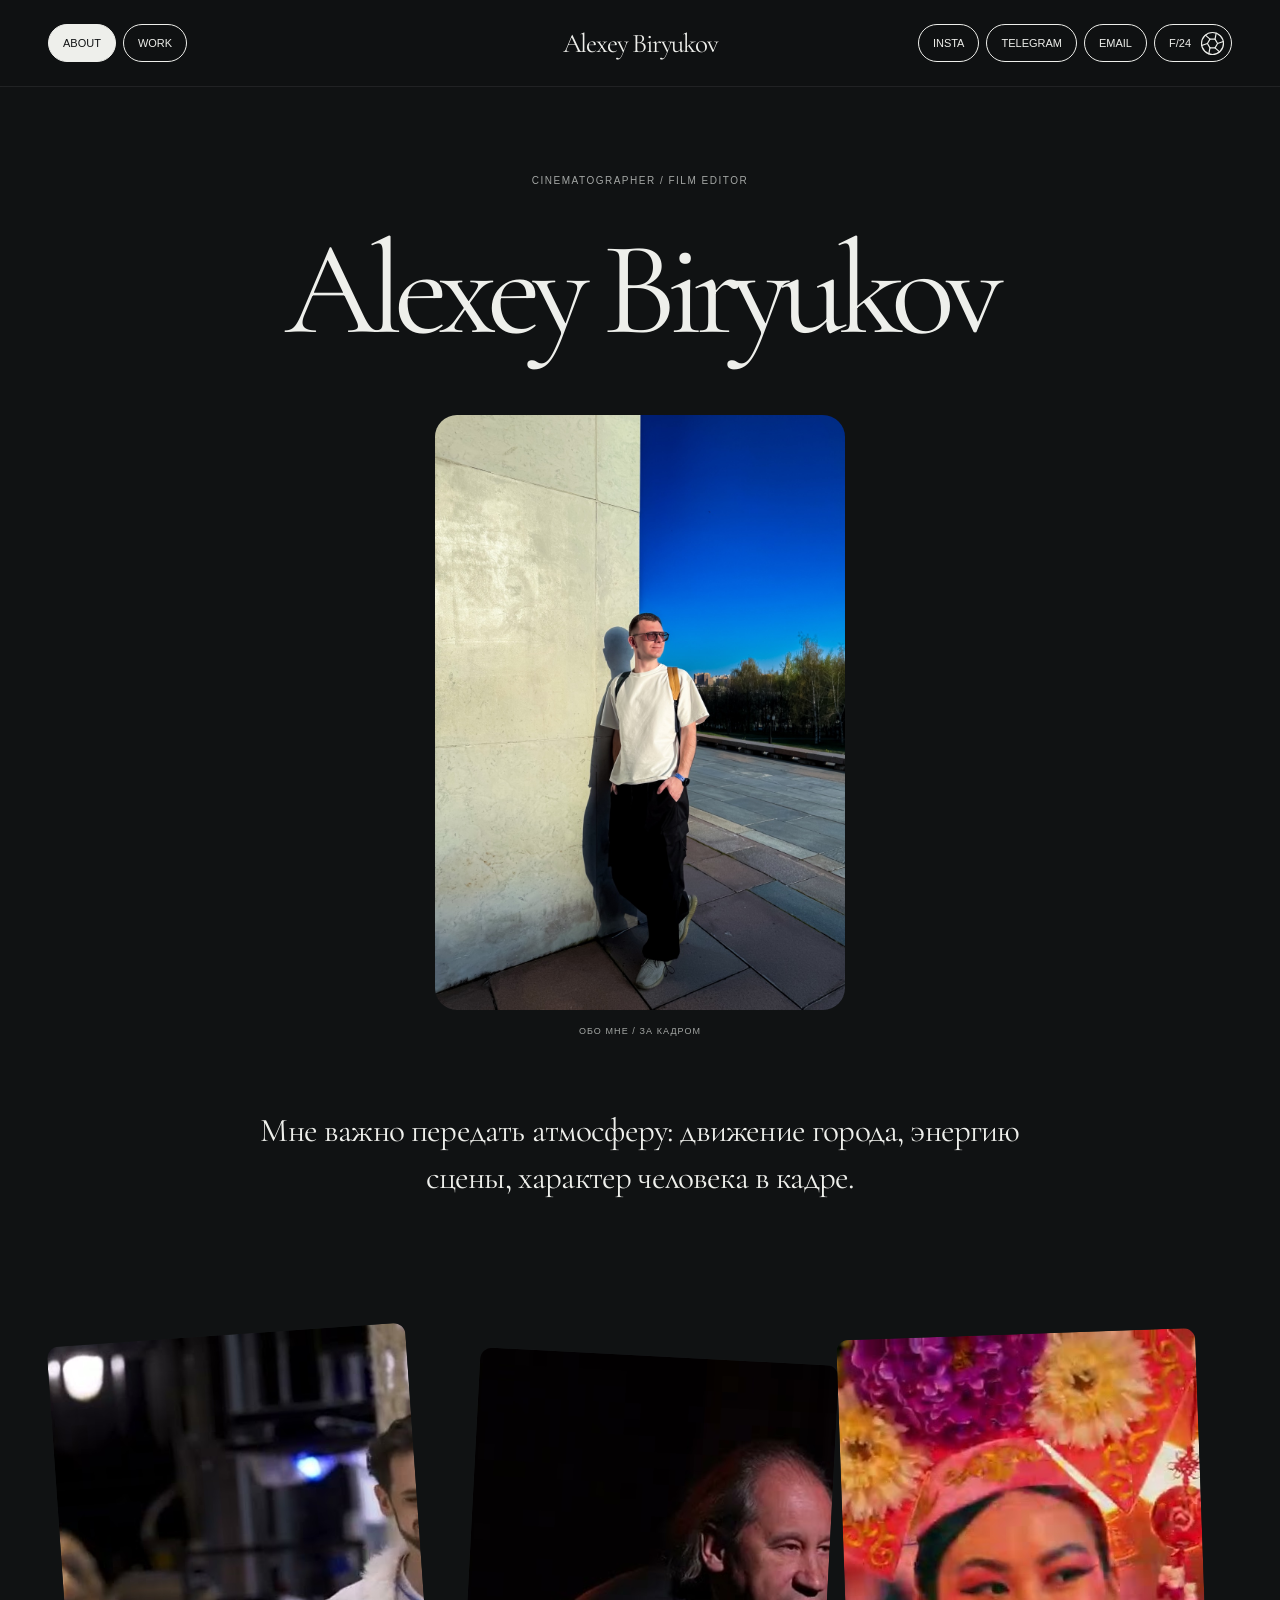
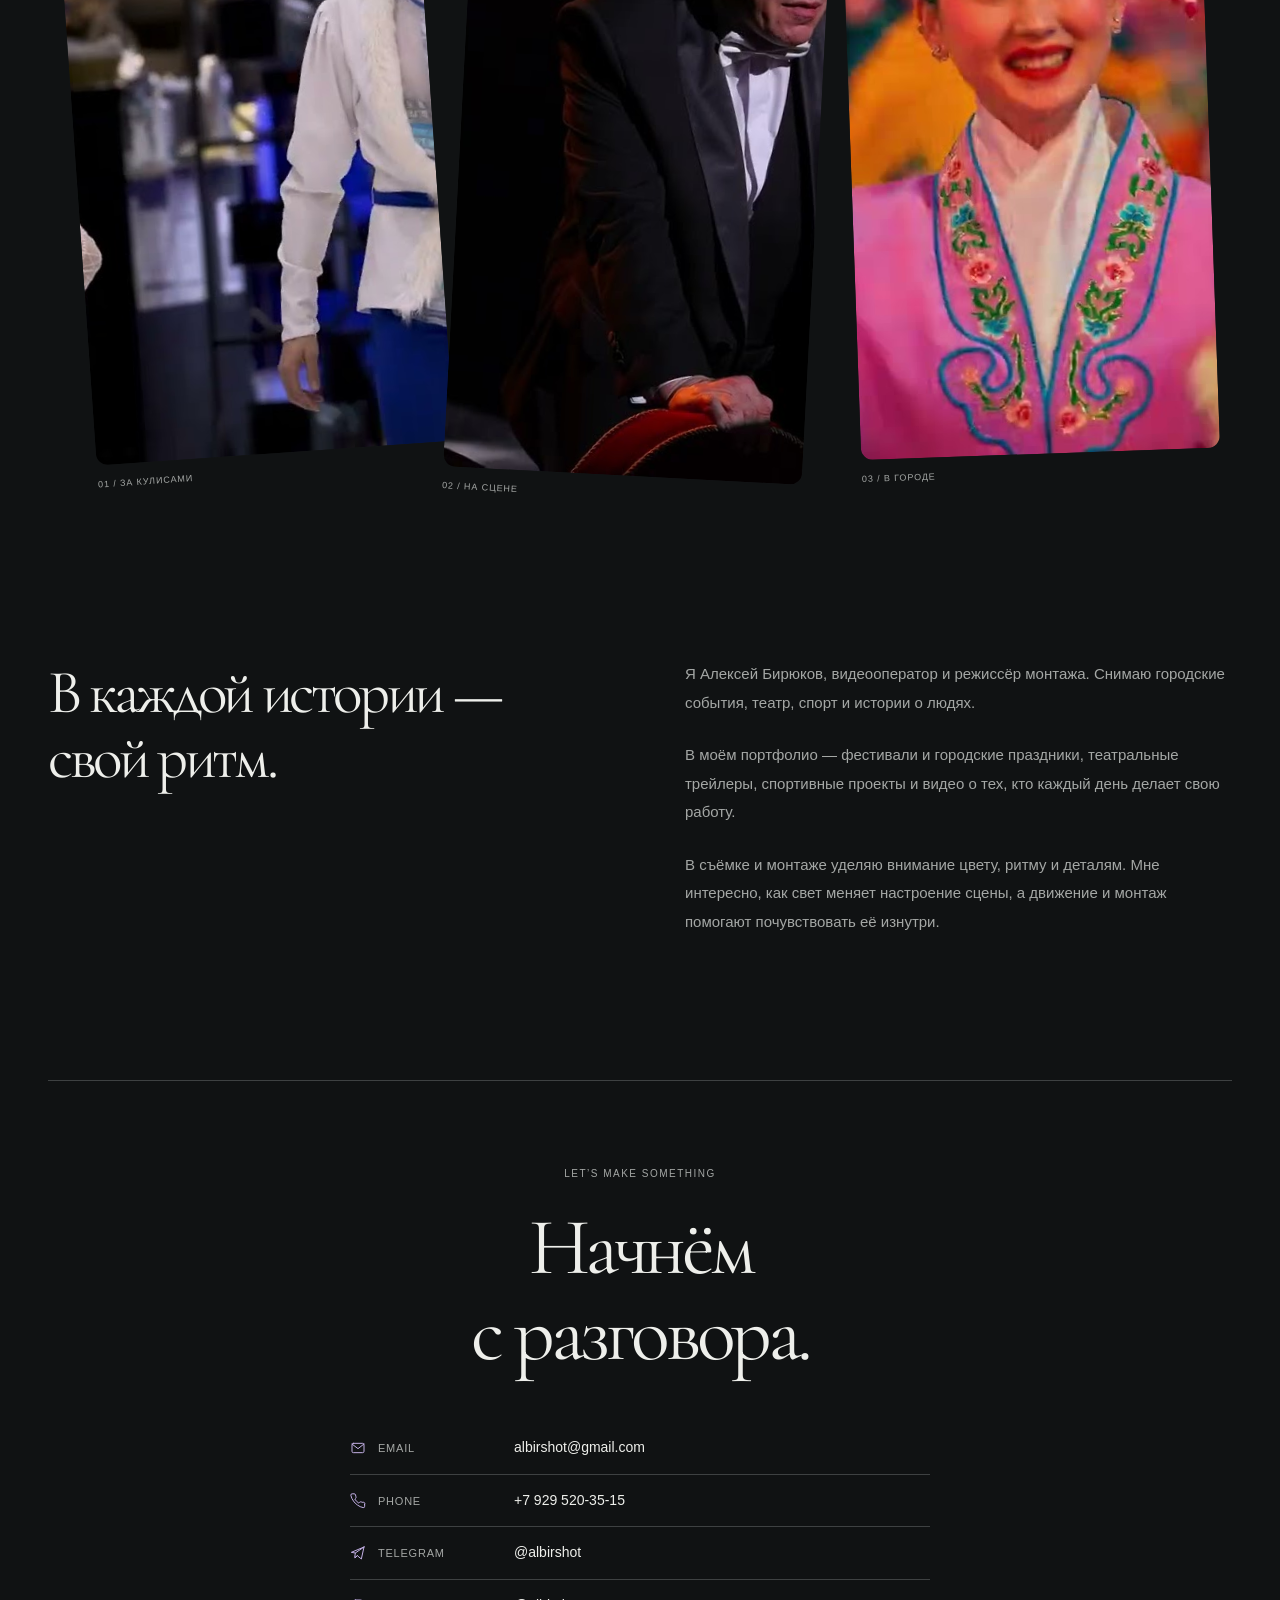
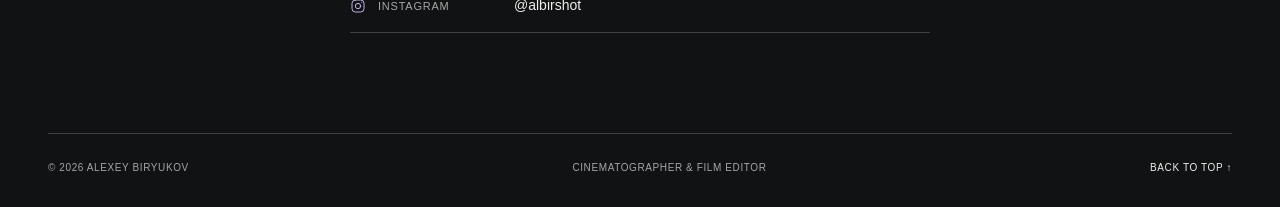
<file: portfolio/about.html>
<!doctype html>
<html lang="en">
<head>
  <meta charset="utf-8">
  <meta name="viewport" content="width=device-width, initial-scale=1">
  <meta name="theme-color" content="#101110">
  <meta name="description" content="Алексей Бирюков — видеооператор и режиссёр монтажа. Городские события, театр, спорт и истории о людях. Контакты для сотрудничества.">
  <title>Обо мне и контакты — Alexey Biryukov</title>
  <link rel="icon" href="assets/favicon.svg" type="image/svg+xml">
  <script src="theme.js?v=20261026-redesign-1"></script>
  <link rel="stylesheet" href="styles.css?v=20261027-sticky-1">
  <script src="script.js?v=20261027-clean-1" defer></script>
</head>
<body class="about-page" id="top">
  <a class="skip-link" href="#about">Skip to content</a>
  <header class="header-bar"><div class="site-header wrap">
    <nav class="page-nav" aria-label="Main navigation">
      <a class="pill" href="about.html" aria-current="page">ABOUT</a>
      <a class="pill" href="index.html#work">WORK</a>
    </nav>
    <a class="wordmark" href="index.html" aria-label="Alexey Biryukov — home">Alexey Biryukov</a>
    <nav class="header-actions" aria-label="Contact and appearance">
      <a class="pill" href="https://www.instagram.com/albirshot/" target="_blank" rel="noopener noreferrer">INSTA</a>
      <a class="pill" href="https://t.me/albirshot" target="_blank" rel="noopener noreferrer">TELEGRAM</a>
      <a class="pill" href="mailto:albirshot@gmail.com">EMAIL</a>
      <button class="pill theme-toggle" type="button" aria-label="Включить светлую тему" aria-pressed="false"><span class="theme-label">F/24</span><svg class="aperture-icon" viewBox="0 0 32 32" fill="none" aria-hidden="true"><circle cx="16" cy="16" r="13" stroke="currentColor" stroke-width="1.4"/><g stroke="currentColor" stroke-width="1.4" stroke-linecap="round" stroke-linejoin="round"><path d="M13 10.8h6l3 5.2-3 5.2h-6L10 16Z"/><path d="M13 10.8 7.6 6.1M19 10.8 20.4 3.8M22 16l6.8-2.3M19 21.2l5.4 4.7M13 21.2l-1.4 7M10 16l-6.8 2.3"/></g></svg></button>
    </nav>
  </div></header>
  <main id="about">
    <section class="about-hero wrap" aria-labelledby="about-title">
      <p class="eyebrow">CINEMATOGRAPHER / FILM EDITOR</p>
      <h1 id="about-title">Alexey Biryukov</h1>
      <figure class="about-portrait"><img src="assets/alexey-biryukov.jpg" alt="Алексей Бирюков" width="1102" height="1600" fetchpriority="high"><figcaption>ОБО МНЕ / ЗА КАДРОМ</figcaption></figure>
      <p class="about-lead" lang="ru">Мне важно передать атмосферу: движение города, энергию сцены, характер человека в кадре.</p>
    </section>
    <div class="frame-strip wrap" aria-label="Кадры из моих работ">
      <figure><img src="assets/hero-wHbSiN3iFlk.jpg" alt="Артисты балета за кулисами" width="1280" height="720" loading="lazy"><figcaption>01 / ЗА КУЛИСАМИ</figcaption></figure>
      <figure><img src="assets/hero-M7MMdFPBB64.jpg" alt="Сцена из театрального проекта" width="1280" height="720" loading="lazy"><figcaption>02 / НА СЦЕНЕ</figcaption></figure>
      <figure><img src="assets/hero-Ytj88xTCDbI.jpg" alt="Участница фестиваля Китайский Новый год" width="1280" height="720" loading="lazy"><figcaption>03 / В ГОРОДЕ</figcaption></figure>
    </div>
    <section class="about-story wrap" lang="ru" aria-labelledby="story-title"><h2 id="story-title">В каждой истории —<br><em>свой ритм.</em></h2><div><p>Я Алексей Бирюков, видеооператор и режиссёр монтажа. Снимаю городские события, театр, спорт и истории о людях.</p><p>В моём портфолио — фестивали и городские праздники, театральные трейлеры, спортивные проекты и видео о тех, кто каждый день делает свою работу.</p><p>В съёмке и монтаже уделяю внимание цвету, ритму и деталям. Мне интересно, как свет меняет настроение сцены, а движение и монтаж помогают почувствовать её изнутри.</p></div></section>
    <section class="about-contacts wrap" id="contacts" aria-labelledby="contact-title"><p class="eyebrow">LET’S MAKE SOMETHING</p><h2 id="contact-title" lang="ru">Начнём<br>с <em>разговора.</em></h2>
<address class="contact-list">
      <a href="mailto:albirshot@gmail.com"><span class="contact-label"><svg class="contact-icon" viewBox="0 0 24 24" fill="none" stroke="currentColor" stroke-width="1.5" stroke-linecap="round" stroke-linejoin="round" aria-hidden="true" focusable="false"><rect x="3" y="5" width="18" height="14" rx="2"/><path d="m3 6 9 7 9-7"/></svg>EMAIL</span><span class="contact-value">albirshot@gmail.com</span></a>
      <a href="tel:+79295203515"><span class="contact-label"><svg class="contact-icon" viewBox="0 0 24 24" fill="none" stroke="currentColor" stroke-width="1.5" stroke-linecap="round" stroke-linejoin="round" aria-hidden="true" focusable="false"><path d="M22 16.92v3a2 2 0 0 1-2.18 2A19.79 19.79 0 0 1 11.19 18a19.5 19.5 0 0 1-6-6 19.79 19.79 0 0 1-3.91-8.67A2 2 0 0 1 3.26 1.2h3a2 2 0 0 1 2 1.72c.12.96.36 1.9.7 2.8a2 2 0 0 1-.45 2.11L7.24 9.1a16 16 0 0 0 6 6l1.27-1.27a2 2 0 0 1 2.11-.45c.9.34 1.84.58 2.8.7A2 2 0 0 1 22 16.92Z"/></svg>PHONE</span><span class="contact-value">+7 929 520-35-15</span></a>
      <a href="https://t.me/albirshot" target="_blank" rel="noopener noreferrer"><span class="contact-label"><svg class="contact-icon" viewBox="0 0 24 24" fill="none" stroke="currentColor" stroke-width="1.5" stroke-linecap="round" stroke-linejoin="round" aria-hidden="true" focusable="false"><path d="m21 3-4 18-6-5-4 3 1-7L21 3Z"/><path d="m21 3-19 8 6 1m0 7 3-3"/></svg>TELEGRAM</span><span class="contact-value">@albirshot</span></a>
      <a href="https://www.instagram.com/albirshot/" target="_blank" rel="noopener noreferrer"><span class="contact-label"><svg class="contact-icon" viewBox="0 0 24 24" fill="none" stroke="currentColor" stroke-width="1.5" stroke-linecap="round" stroke-linejoin="round" aria-hidden="true" focusable="false"><rect x="3" y="3" width="18" height="18" rx="5"/><circle cx="12" cy="12" r="4"/><circle cx="17.5" cy="6.5" r=".8" fill="currentColor" stroke="none"/></svg>INSTAGRAM</span><span class="contact-value">@albirshot</span></a>
    </address>
    </section>
  </main>
  <footer class="site-footer wrap"><span>© <span id="year">2026</span> ALEXEY BIRYUKOV</span><span>CINEMATOGRAPHER & FILM EDITOR</span><a href="#top">BACK TO TOP ↑</a></footer>
</body>
</html>
</file>
<file: portfolio/styles.css>
@font-face{font-family:'Cormorant Garamond';font-weight:400;font-style:normal;font-display:swap;src:url('assets/cormorant-garamond-regular.ttf') format('truetype')}
:root{color-scheme:dark;--bg:#101213;--text:#eeefeb;--muted:#a4a7a5;--line:#3e4142;--accent:#c2afe4;--panel:#17191a;--serif:'Cormorant Garamond',Georgia,'Times New Roman',serif;font-family:Arial,Helvetica,sans-serif;font-synthesis:none;scroll-behavior:smooth;scroll-padding-top:100px}
:root[data-theme=light]{color-scheme:light;--bg:#faf9f6;--text:#202220;--muted:#646760;--line:#c9cbc4;--accent:#6b5093;--panel:#f0efea}
*{box-sizing:border-box}body{margin:0;background:var(--bg);color:var(--text);-webkit-font-smoothing:antialiased;transition:background-color .35s,color .35s}body.player-open{overflow:hidden}a{color:inherit;text-decoration:none}button{font:inherit;color:inherit;cursor:pointer}a,button{-webkit-tap-highlight-color:transparent}a:focus-visible,button:focus-visible{outline:2px solid var(--accent);outline-offset:5px}::selection{background:var(--accent);color:var(--bg)}.wrap{width:calc(100% - 96px);max-width:1800px;margin-inline:auto}.skip-link{position:fixed;top:10px;left:12px;transform:translateY(-200%);z-index:200;background:var(--text);color:var(--bg);padding:14px}.skip-link:focus{transform:translateY(0)}.visually-hidden{position:absolute;width:1px;height:1px;padding:0;margin:-1px;overflow:hidden;clip:rect(0,0,0,0);white-space:nowrap;border:0}.eyebrow{font-size:10px;line-height:1.5;letter-spacing:.15em;font-weight:400;text-transform:uppercase}
.site-header{min-height:86px;display:grid;grid-template-columns:1fr auto 1fr;gap:20px;align-items:center;position:relative;z-index:5}.page-nav,.header-actions{display:flex;align-items:center;gap:7px}.header-actions{justify-self:end}.pill{border:1px solid currentColor;border-radius:999px;display:inline-flex;align-items:center;justify-content:center;min-height:38px;padding:0 14px;font-size:11px;line-height:1;white-space:nowrap;background:transparent;transition:background .25s,color .25s,border-color .25s}.pill:hover,.pill[aria-current]{background:var(--text);color:var(--bg);border-color:var(--text)}.wordmark{font-family:var(--serif);font-size:27px;white-space:nowrap;letter-spacing:-1.2px}.theme-toggle{gap:8px;padding-right:5px}.aperture-icon{width:27px;height:27px;transition:transform .6s}.theme-toggle:hover .aperture-icon{transform:rotate(60deg)}[data-theme=light] .aperture-icon{transform:rotate(90deg)}
.hero{height:calc(100svh - 110px);min-height:510px;max-height:1100px;position:relative;isolation:isolate;overflow:hidden;border-radius:26px;background:#18191c;color:#fff}.hero-visuals{position:absolute;inset:0;z-index:-2;overflow:hidden}.hero-frame{position:absolute;inset:0;width:100%;height:100%;object-fit:cover;opacity:0;transition:opacity 1.2s;transform:scale(1.02)}.hero-frame.is-active{opacity:1}.hero-video{position:absolute;inset:0;opacity:0;transition:opacity 1s;pointer-events:none}.hero.is-video-playing .hero-video{opacity:1}.hero-video iframe{position:absolute;left:50%;top:50%;width:100%;height:100%;border:0;transform:translate(-50%,-50%)}.hero::after{content:"";position:absolute;inset:0;background:linear-gradient(180deg,rgba(0,0,0,.14),rgba(0,0,0,.25) 40%,rgba(0,0,0,.57));z-index:-1;pointer-events:none}.hero-heading{height:100%;display:flex;align-items:center;justify-content:center;flex-direction:column;text-align:center;padding:70px 32px 100px}.hero-heading>.eyebrow{margin:0 0 26px;color:#f3f1ed}.hero h1{font-family:var(--serif);font-weight:400;text-transform:uppercase;line-height:1.02;letter-spacing:-.06em;margin:0;width:100%;font-size:clamp(42px,7.8vw,148px);text-shadow:0 2px 24px rgba(0,0,0,.16)}.hero h1 span{display:block;white-space:nowrap}.hero h1 span+span{font-size:.78em;letter-spacing:-.055em;margin-top:16px}.hero-work-link{font-size:11px;letter-spacing:.12em;border-bottom:1px solid rgba(255,255,255,.6);padding:12px 0;display:flex;gap:44px;margin-top:34px}.hero-work-link span{font-size:22px;line-height:12px}.hero-bottom{position:absolute;bottom:26px;left:30px;right:30px;display:flex;justify-content:space-between;align-items:flex-end;gap:20px}.hero-caption{display:grid;gap:8px;margin:0;font-size:11px;line-height:1.4}.hero-caption>span:first-child{font-size:9px;letter-spacing:.13em;color:#d3d3d0}.hero-controls,.hero-dots{display:flex;gap:8px;align-items:center}.hero-controls button{border:1px solid #a9aaa6;color:#fff;background:rgba(0,0,0,.16);height:40px;min-width:40px;border-radius:50%;font-size:11px;transition:background .2s}.hero-dots button[aria-pressed=true]{background:#eee;color:#171918;border-color:#eee}.hero-pause{margin-left:8px;font-size:15px!important}
.work-intro{padding:135px 0 110px;text-align:center}.work-intro>.eyebrow{color:var(--muted);margin:0 0 26px}.work-intro h2,.about-story h2,.about-contacts h2{font-family:var(--serif);font-size:clamp(44px,6.3vw,100px);font-weight:400;letter-spacing:-.055em;line-height:1.06;margin:0 0 26px}em{font-weight:400}.work-intro>p:not(.eyebrow){font-size:14px;line-height:1.8;color:var(--muted)}.text-link{display:inline-block;font-size:11px;letter-spacing:.1em;border-bottom:1px solid var(--line);padding:12px 0;margin-top:14px}.text-link:hover{color:var(--accent)}.work{padding-bottom:88px}.section-heading{display:flex;justify-content:space-between;align-items:baseline;gap:20px;border-top:1px solid var(--line);padding-top:26px;margin-bottom:26px}.section-heading h2{font-family:var(--serif);font-size:48px;font-weight:400;letter-spacing:-2px;margin:0}.section-heading>span{font-size:10px;letter-spacing:.08em;color:var(--muted)}.project-grid{display:grid;grid-template-columns:repeat(3,minmax(0,1fr));gap:12px}.project{min-width:0}.project-preview{display:block;position:relative;aspect-ratio:16/9;overflow:hidden;background:#111;border-radius:10px;isolation:isolate;color:#fff}.project-preview img{display:block;width:100%;height:100%;object-fit:cover;transition:transform .8s cubic-bezier(.22,1,.36,1),filter .6s}.project-preview::after{content:"";position:absolute;inset:0;background:linear-gradient(transparent 30%,rgba(0,0,0,.82));opacity:0;transition:opacity .35s;pointer-events:none}.preview-bottom{position:absolute;left:18px;right:18px;bottom:16px;display:flex;justify-content:space-between;gap:12px;z-index:1;font-size:11px;opacity:0;transform:translateY(5px);transition:opacity .35s,transform .35s}.preview-bottom>span:first-child{min-width:0;display:-webkit-box;-webkit-line-clamp:2;-webkit-box-orient:vertical;overflow:hidden;line-height:1.4}.preview-bottom>span:last-child{color:#ddd;white-space:nowrap;flex-shrink:0}.play-control{position:absolute;left:50%;top:50%;transform:translate(-50%,-50%);display:grid;place-items:center;width:46px;height:46px;border:1px solid #eee;color:#fff;border-radius:50%;background:rgba(0,0,0,.2);backdrop-filter:blur(8px);z-index:2;opacity:0;transition:opacity .35s}.play-control svg{width:20px;height:20px}.project-preview:hover img,.project-preview:focus-visible img{transform:scale(1.035);filter:brightness(.85)}.project-preview:hover::after,.project-preview:focus-visible::after,.project-preview:hover .play-control,.project-preview:focus-visible .play-control{opacity:1}.project-preview:hover .preview-bottom,.project-preview:focus-visible .preview-bottom{opacity:1;transform:translateY(0)}
.about-hero{text-align:center;padding-top:86px}.about-hero>.eyebrow{color:var(--muted);margin:0 0 32px}.about-hero h1{font-family:var(--serif);font-size:clamp(56px,10.4vw,190px);font-weight:400;letter-spacing:-.07em;line-height:1.05;margin:0 0 55px}.about-portrait{max-width:410px;width:65%;margin:0 auto}.about-portrait img{width:100%;height:auto;display:block;border-radius:22px}.about-portrait figcaption{font-size:9px;letter-spacing:.12em;color:var(--muted);margin-top:16px}.about-lead{font-family:var(--serif);font-size:clamp(24px,2.6vw,42px);letter-spacing:-.025em;line-height:1.4;max-width:840px;margin:72px auto 115px}.frame-strip{display:grid;grid-template-columns:repeat(3,minmax(0,1fr));gap:30px;max-width:1440px;padding:18px 24px 32px}.frame-strip figure{margin:0;transform:rotate(-4deg)}.frame-strip figure:nth-child(2){transform:translateY(22px) rotate(3deg)}.frame-strip figure:nth-child(3){transform:rotate(-2deg)}.frame-strip img{display:block;width:100%;aspect-ratio:4/3;object-fit:cover;border-radius:12px}.frame-strip figcaption{font-size:9px;letter-spacing:.1em;margin-top:14px;color:var(--muted)}.about-story{display:grid;grid-template-columns:1fr 1fr;gap:90px;max-width:1250px;padding-block:150px 120px}.about-story h2{font-size:clamp(42px,4.8vw,74px)}.about-story p{font-size:15px;line-height:1.9;color:var(--muted);margin:0 0 24px}.about-contacts{border-top:1px solid var(--line);padding-block:85px 100px;text-align:center}.about-contacts>.eyebrow{color:var(--muted);margin:0 0 24px}.about-contacts h2{margin-bottom:46px}.contact-list{font-style:normal;max-width:580px;margin:0 auto;text-align:left}.contact-list a{display:grid;grid-template-columns:140px minmax(0,1fr);align-items:center;gap:24px;padding:16px 0;border-bottom:1px solid var(--line);transition:color .3s,border-color .3s}.contact-list a:hover{color:var(--accent);border-color:var(--accent)}.contact-label{display:flex;align-items:center;gap:12px;font-size:11px;letter-spacing:.07em;color:var(--muted)}.contact-icon{color:var(--accent);width:16px;height:16px;flex-shrink:0}.contact-value{font-size:14px;line-height:1.4;overflow-wrap:anywhere}.site-footer{border-top:1px solid var(--line);padding-block:28px 34px;display:flex;justify-content:space-between;gap:24px;color:var(--muted);font-size:10px;letter-spacing:.06em}.site-footer a{color:var(--text)}.site-footer a:hover{color:var(--accent)}
.film-dialog{width:min(1200px,calc(100% - 48px));max-width:none;max-height:calc(100dvh - 40px);padding:24px;border:1px solid var(--line);border-radius:16px;background:var(--bg);color:var(--text);overflow:auto}.film-dialog::backdrop{background:rgba(0,0,0,.9);backdrop-filter:blur(10px)}.dialog-header,.dialog-footer{display:flex;align-items:center;justify-content:space-between;gap:24px}.dialog-header{margin-bottom:18px}.dialog-header h2{font-size:18px;font-weight:400;margin:0;min-width:0;overflow-wrap:anywhere}.close-film{background:none;border:0;font-size:11px;letter-spacing:.1em;display:flex;align-items:center;gap:20px;min-height:44px;flex-shrink:0}.close-film span{font-size:30px;font-weight:300}.close-film:hover{color:var(--accent)}.player-shell{position:relative;aspect-ratio:16/9;background:#000}.player-loading{position:absolute;inset:0;display:grid;place-items:center;margin:0;color:#aaa;font-size:14px}.player-loading[hidden]{display:none}#player-mount,#player-mount iframe{position:absolute;inset:0;width:100%;height:100%;border:0}.dialog-footer{padding-top:21px;font-size:12px;color:var(--muted)}.dialog-footer a{color:var(--text);text-decoration:underline;text-underline-offset:5px}.player-choices{display:flex;align-items:center;flex-wrap:wrap;gap:8px;margin-bottom:16px}.player-choices[hidden]{display:none}.player-label{font-size:10px;letter-spacing:.12em;color:var(--muted);margin-right:8px}.player-choices button{min-height:40px;padding:10px 16px;border:1px solid var(--line);border-radius:999px;background:transparent;font-size:12px;transition:background .2s,border-color .2s,color .2s}.player-choices button:hover{border-color:var(--accent)}.player-choices button[aria-pressed=true]{color:var(--accent);border-color:var(--accent);background:var(--panel)}
@media(min-width:1600px){.hero h1{font-size:130px}}
@media(max-width:1100px){.wrap{width:calc(100% - 56px)}.site-header{gap:14px}.pill{font-size:10px;padding-inline:11px}.theme-toggle{padding-right:4px}.wordmark{font-size:23px}.page-nav,.header-actions{gap:5px}.about-story{gap:50px}.site-footer>span:nth-child(2){display:none}}
@media(max-width:850px){.site-header{grid-template-columns:1fr auto;gap:12px;min-height:116px;padding-block:16px}.wordmark{grid-column:1/-1;grid-row:1;justify-self:center;font-size:25px}.page-nav{grid-row:2}.header-actions{grid-row:2}.hero{height:calc(100svh - 140px);min-height:480px}.hero h1{font-size:8vw}.hero h1 span+span{font-size:.82em}.project-grid{grid-template-columns:repeat(2,minmax(0,1fr))}.about-hero{padding-top:60px}.about-story{grid-template-columns:1fr;gap:24px;padding-block:110px 70px}.about-story>div{max-width:640px}.about-hero h1{font-size:10vw}.about-lead{margin-block:55px 80px}.frame-strip{gap:18px;padding-inline:10px}.frame-strip figcaption{font-size:8px}.hero-bottom{left:24px;right:24px}}
@media(max-width:600px){.wrap{width:calc(100% - 32px)}.site-header{gap:12px;padding-block:12px 16px}.pill{font-size:9px;min-height:34px;padding-inline:10px}.header-actions,.page-nav{gap:4px}.theme-toggle{gap:4px;padding:0 4px 0 8px}.aperture-icon{width:23px;height:23px}.hero{border-radius:18px;min-height:480px}.hero-heading{padding:70px 12px 110px}.hero-heading>.eyebrow{font-size:8px;letter-spacing:.1em;margin-bottom:22px}.hero h1{font-size:8.8vw;letter-spacing:-.06em}.hero h1 span+span{font-size:.77em;margin-top:15px}.hero-work-link{font-size:9px;margin-top:24px;gap:28px}.hero-bottom{left:18px;right:18px;bottom:20px;align-items:flex-start;flex-direction:column;gap:18px}.hero-caption{font-size:10px}.hero-controls{width:100%;justify-content:space-between}.hero-controls button{height:36px;min-width:36px}.work-intro{padding:88px 0 66px}.work-intro h2{font-size:48px}.work-intro>p:not(.eyebrow){font-size:13px}.section-heading{padding-top:20px;margin-bottom:20px}.section-heading h2{font-size:40px}.section-heading>span{font-size:8px}.project-grid{grid-template-columns:1fr;gap:12px}.work{padding-bottom:48px}.about-hero{padding-top:48px}.about-hero h1{font-size:12vw;line-height:1.05;margin-bottom:36px}.about-hero>.eyebrow{font-size:9px;margin-bottom:24px}.about-portrait{width:82%;max-width:330px}.about-portrait img{border-radius:18px}.about-lead{font-size:25px;margin-block:42px 65px}.frame-strip{gap:12px;padding:8px 3px 20px}.frame-strip figure:nth-child(2){transform:translateY(12px) rotate(3deg)}.frame-strip img{aspect-ratio:3/4;border-radius:7px}.frame-strip figcaption{font-size:7px;letter-spacing:0}.about-story{padding-block:75px 48px;gap:12px}.about-story h2{font-size:43px}.about-story p{font-size:14px;line-height:1.8}.about-contacts{padding-block:60px}.about-contacts h2{font-size:54px;margin-bottom:32px}.contact-list a{grid-template-columns:115px minmax(0,1fr);gap:14px}.contact-label{font-size:10px;gap:9px}.contact-value{font-size:14px}.site-footer{font-size:9px;gap:10px}.film-dialog{width:calc(100% - 20px);padding:14px;max-height:calc(100dvh - 20px);border-radius:12px}.dialog-header{gap:10px;margin-bottom:12px}.dialog-header h2{font-size:16px}.close-film{font-size:10px;gap:10px}.player-label{display:none}.player-choices{margin-bottom:12px}.player-choices button{min-height:44px}}
@media(max-width:370px){.wrap{width:calc(100% - 24px)}.pill{font-size:8px;padding-inline:7px}.theme-toggle{padding-right:3px}.page-nav,.header-actions{gap:3px}.aperture-icon{width:20px;height:20px}.contact-list a{grid-template-columns:1fr;gap:10px}}
@media(hover:none){.preview-bottom,.play-control,.project-preview::after{opacity:1}.preview-bottom{transform:none}}
@media(prefers-reduced-motion:reduce){:root{scroll-behavior:auto}*,*::before,*::after{transition:none!important;animation:none!important}}

/* Full-width translucent navigation remains visible while the page scrolls. */
.header-bar{position:sticky;top:0;z-index:100;background:rgba(16,18,19,.64);-webkit-backdrop-filter:blur(18px);backdrop-filter:blur(18px);border-bottom:1px solid rgba(238,239,235,.08)}
:root[data-theme=light] .header-bar{background:rgba(250,249,246,.66);border-bottom-color:rgba(32,34,32,.08)}
.hero-heading{padding:64px 32px}
.hero>.hero-pause{position:absolute;right:26px;bottom:26px;width:40px;height:40px;margin:0;display:grid;place-items:center;border:1px solid rgba(255,255,255,.6);border-radius:50%;background:rgba(0,0,0,.16);color:#fff}
.hero>.hero-pause:hover{background:rgba(255,255,255,.16)}
.work-intro h2{margin-bottom:0}
@media(max-width:850px){:root{scroll-padding-top:136px}}
@media(max-width:600px){.hero-heading{padding:64px 12px}.hero>.hero-pause{right:18px;bottom:18px;width:36px;height:36px}}
@supports not ((backdrop-filter:blur(1px)) or (-webkit-backdrop-filter:blur(1px))){.header-bar{background:rgba(16,18,19,.92)}:root[data-theme=light] .header-bar{background:rgba(250,249,246,.92)}}
</file>
